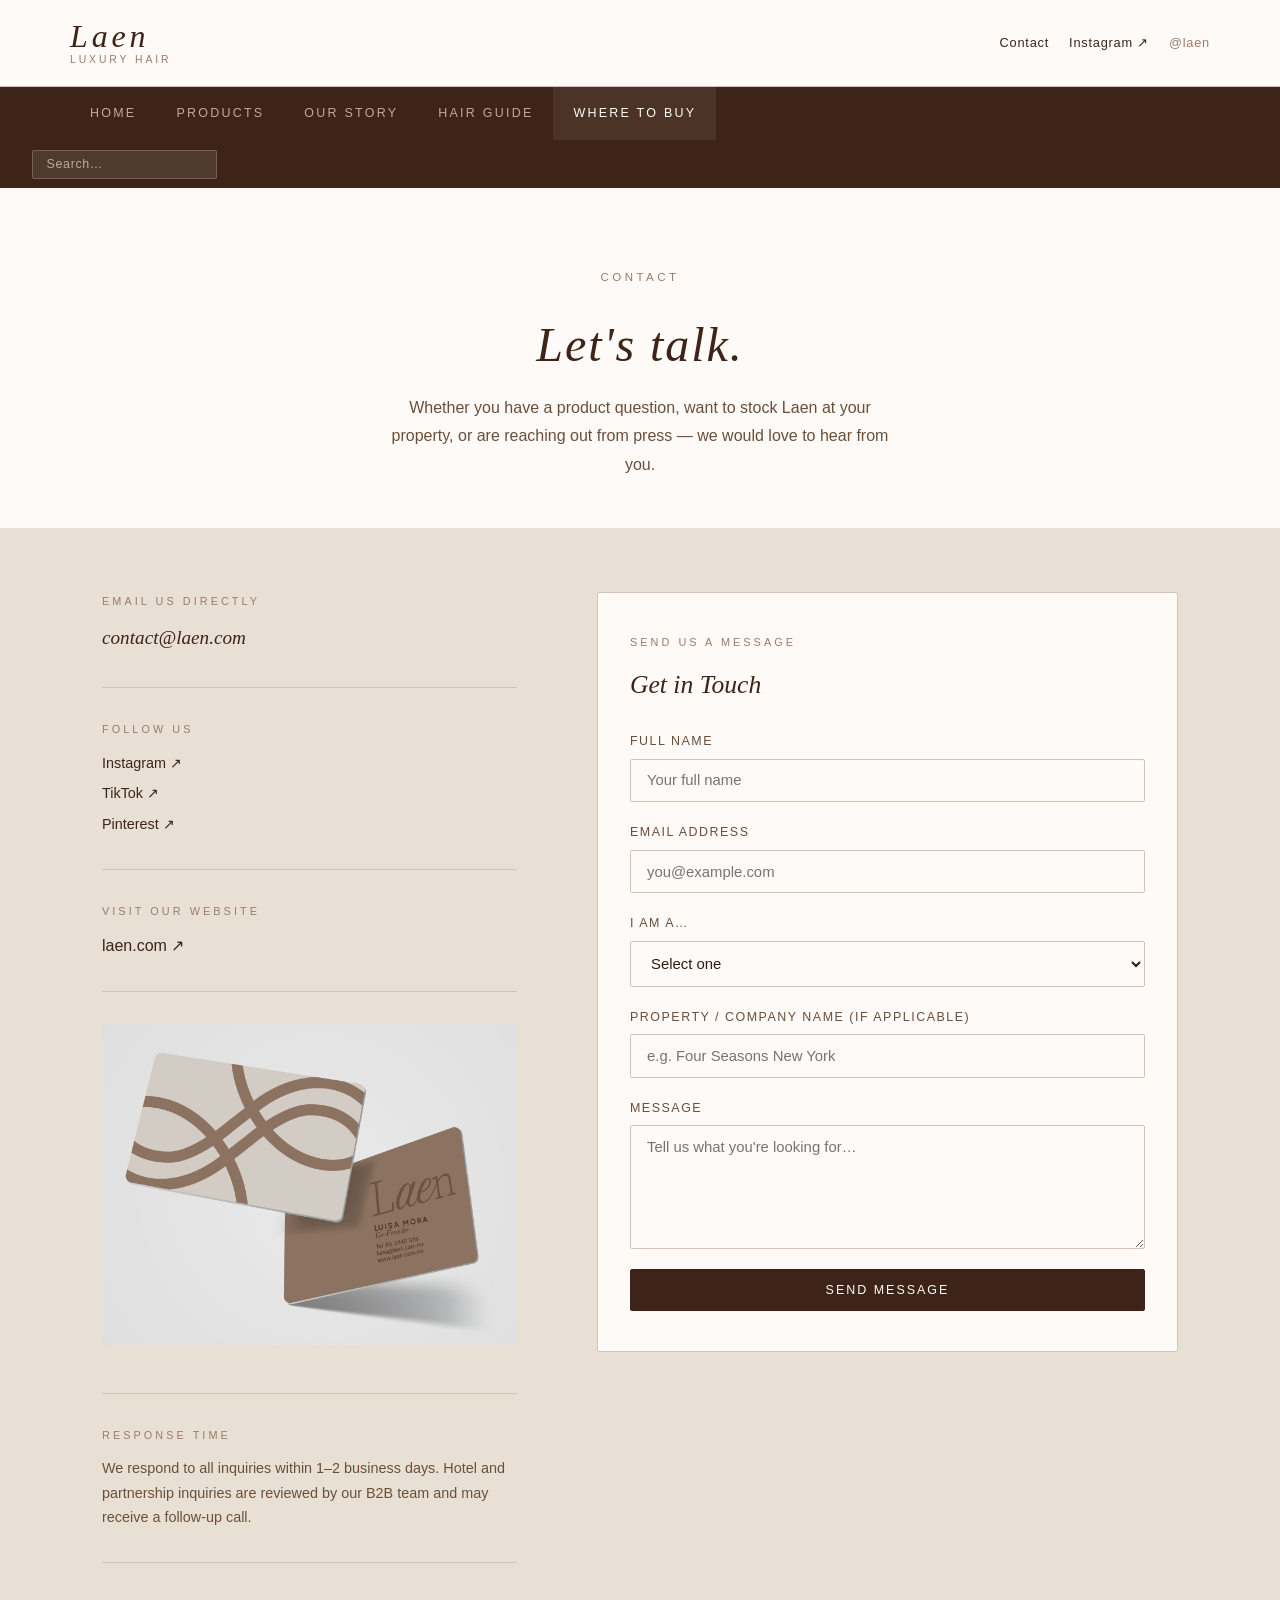
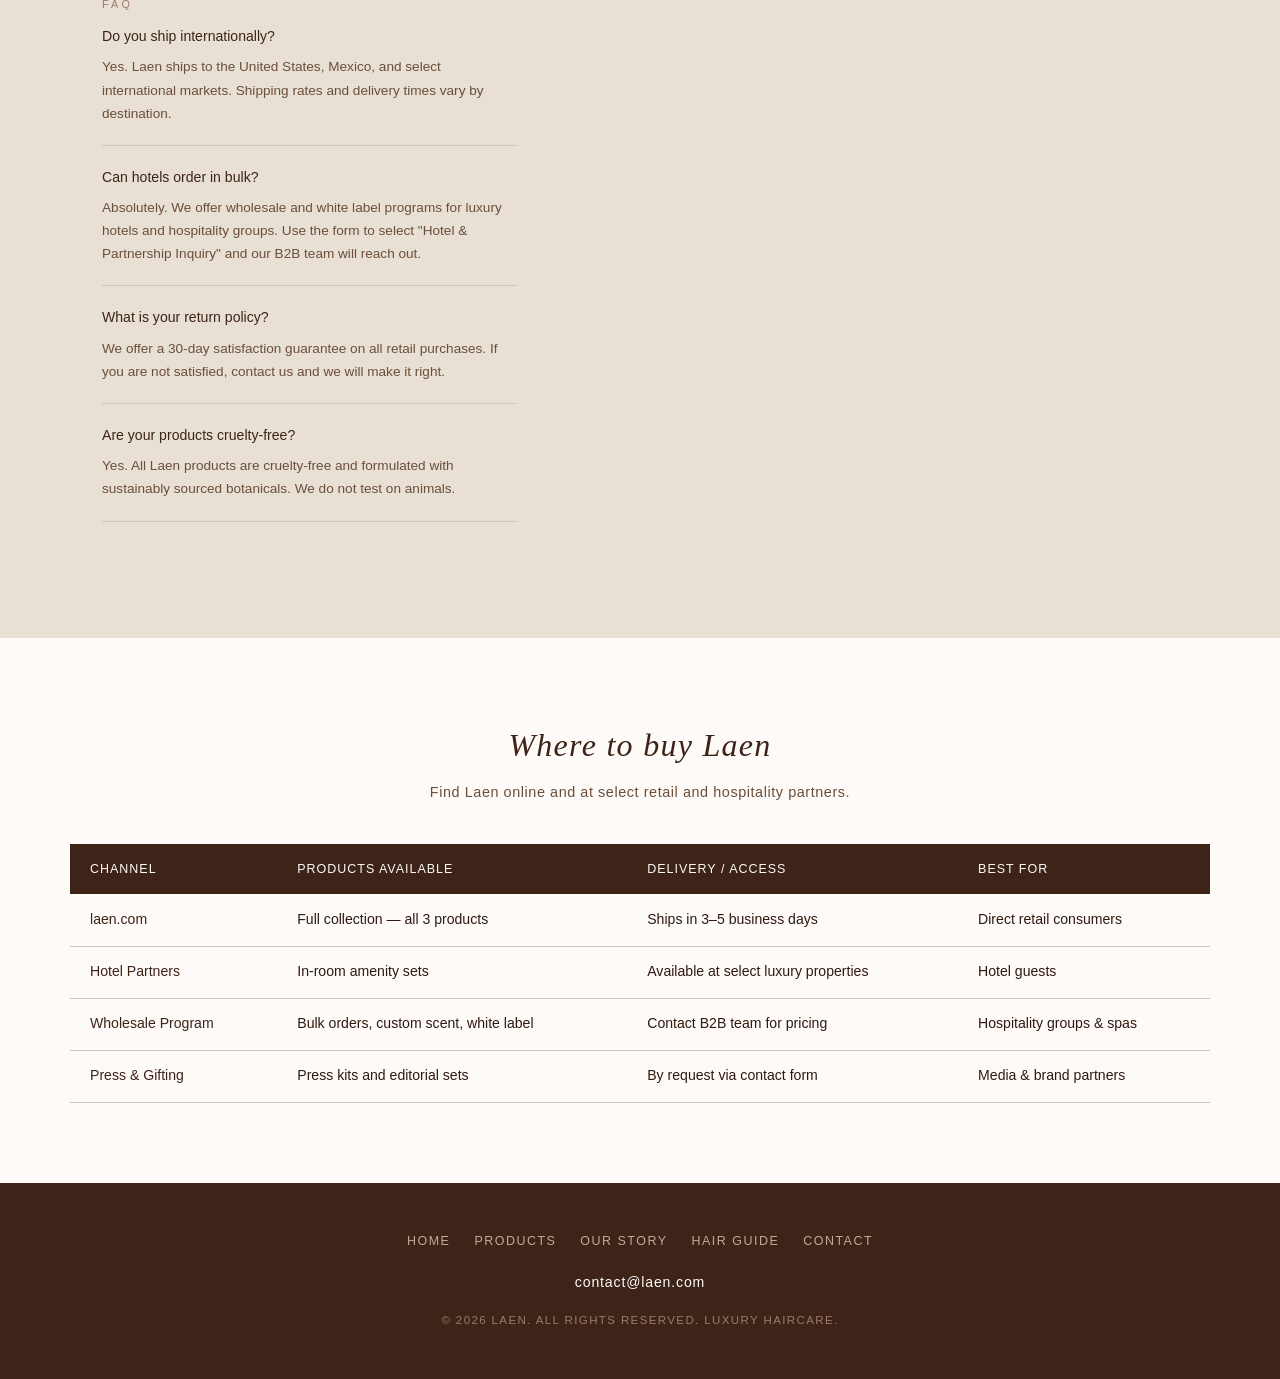
<file: contact.html>
<!DOCTYPE html>
<html lang="en">
<head>
  <meta charset="UTF-8" />
  <meta name="viewport" content="width=device-width, initial-scale=1.0" />
  <meta name="description" content="Contact Laen — reach out with consumer questions, hotel partnership inquiries, or press requests." />
  <meta name="keywords" content="contact Laen, haircare inquiry, hotel partnership, wholesale haircare, luxury amenities" />
    <!-- Google tag (gtag.js) -->
  <script async src="https://www.googletagmanager.com/gtag/js?id=G-3YBTDTP7Q3"></script>
  <script>
    window.dataLayer = window.dataLayer || [];
    function gtag(){dataLayer.push(arguments);}
    gtag("js", new Date());
    gtag("config", "G-3YBTDTP7Q3");
  </script>
  <meta name="author" content="Daniela Torrado" />
  <title>Contact — Laen Luxury Haircare</title>
  <link rel="stylesheet" href="laen.css" />
</head>
<body>

  <header>
    <div class="header-inner">
      <div class="logo-block">
        <span class="logo-wordmark">Laen</span>
        <span class="logo-tagline">Luxury Hair</span>
      </div>
      <div class="header-links">
        <a href="contact.html">Contact</a>
        <a href="https://www.instagram.com/laen" target="_blank" rel="noopener">Instagram ↗</a>
        <span class="header-handle">@laen</span>
      </div>
    </div>
  </header>

  <nav>
    <ul class="nav-list">
      <li><a href="index.html">Home</a></li>
      <li><a href="shop.html">Products</a></li>
      <li><a href="our-story.html">Our Story</a></li>
      <li><a href="hair-guide.html">Hair Guide</a></li>
      <li><a href="contact.html" class="nav-active">Where to Buy</a></li>
    </ul>
    <div class="nav-search">
      <input type="text" placeholder="Search…" aria-label="Search" />
    </div>
  </nav>

  <main>

    <!-- PAGE HERO -->
    <section class="page-hero">
      <p class="hero-eyebrow">Contact</p>
      <h1 class="section-title" style="font-size: 3rem;">Let's talk.</h1>
      <p class="hero-sub" style="max-width: 520px; margin: 0 auto;">Whether you have a product question, want to stock Laen at your property, or are reaching out from press — we would love to hear from you.</p>
    </section>

    <!-- CONTACT GRID -->
    <section style="padding: 4rem 2rem 6rem; max-width: var(--max-width); margin: 0 auto;">
      <div class="contact-page-grid">

        <!-- LEFT — INFO -->
        <div class="contact-info">

          <div class="contact-info-block">
            <p class="eyebrow-label">Email us directly</p>
            <p><a href="mailto:contact@laen.com" class="contact-email-link">contact@laen.com</a></p>
          </div>

          <div class="contact-info-block">
            <p class="eyebrow-label">Follow us</p>
            <div class="contact-social">
              <a href="https://www.instagram.com/laen" target="_blank" rel="noopener">Instagram ↗</a>
              <a href="https://www.tiktok.com/@laen" target="_blank" rel="noopener">TikTok ↗</a>
              <a href="https://www.pinterest.com/laen" target="_blank" rel="noopener">Pinterest ↗</a>
            </div>
          </div>

          <div class="contact-info-block">
            <p class="eyebrow-label">Visit our website</p>
            <p><a href="https://www.laen.com" target="_blank" rel="noopener">laen.com ↗</a></p>
          </div>

          <div class="contact-info-block">
            <img src="business-card.png" alt="Laen business card — contact information" style="width:100%; border-radius:4px; margin-bottom:1rem;" />
          </div>
          <div class="contact-info-block">
            <p class="eyebrow-label">Response time</p>
            <p style="font-size: 0.9rem; color: var(--text-light); line-height: 1.7;">We respond to all inquiries within 1–2 business days. Hotel and partnership inquiries are reviewed by our B2B team and may receive a follow-up call.</p>
          </div>

          <!-- FAQ -->
          <div class="contact-faq">
            <p class="eyebrow-label">FAQ</p>

            <div class="faq-item">
              <p class="faq-q">Do you ship internationally?</p>
              <p class="faq-a">Yes. Laen ships to the United States, Mexico, and select international markets. Shipping rates and delivery times vary by destination.</p>
            </div>

            <div class="faq-item">
              <p class="faq-q">Can hotels order in bulk?</p>
              <p class="faq-a">Absolutely. We offer wholesale and white label programs for luxury hotels and hospitality groups. Use the form to select "Hotel & Partnership Inquiry" and our B2B team will reach out.</p>
            </div>

            <div class="faq-item">
              <p class="faq-q">What is your return policy?</p>
              <p class="faq-a">We offer a 30-day satisfaction guarantee on all retail purchases. If you are not satisfied, contact us and we will make it right.</p>
            </div>

            <div class="faq-item">
              <p class="faq-q">Are your products cruelty-free?</p>
              <p class="faq-a">Yes. All Laen products are cruelty-free and formulated with sustainably sourced botanicals. We do not test on animals.</p>
            </div>

          </div>

        </div>

        <!-- RIGHT — FORM -->
        <div class="contact-form-wrap">
          <p class="eyebrow-label">Send us a message</p>
          <h2 style="font-family: var(--font-display); font-size: 1.6rem; font-weight: 400; font-style: italic; color: var(--primary); margin-bottom: 1.5rem;">Get in Touch</h2>

          <form action="#" method="post" class="contact-form">

            <div class="form-group">
              <label for="full-name">Full Name</label>
              <input type="text" id="full-name" name="full_name" placeholder="Your full name" required />
            </div>

            <div class="form-group">
              <label for="email">Email Address</label>
              <input type="email" id="email" name="email" placeholder="you@example.com" required />
            </div>

            <div class="form-group">
              <label for="inquiry-type">I am a…</label>
              <select id="inquiry-type" name="inquiry_type" required>
                <option value="" disabled selected>Select one</option>
                <option value="consumer">Consumer — product question</option>
                <option value="hotel">Hotel &amp; Hospitality Partner</option>
                <option value="press">Press &amp; Media</option>
                <option value="other">Other</option>
              </select>
            </div>

            <div class="form-group">
              <label for="company">Property / Company Name (if applicable)</label>
              <input type="text" id="company" name="company" placeholder="e.g. Four Seasons New York" />
            </div>

            <div class="form-group">
              <label for="message">Message</label>
              <textarea id="message" name="message" rows="6" placeholder="Tell us what you're looking for…" required></textarea>
            </div>

            <button type="submit" class="btn btn-primary">Send Message</button>

          </form>
        </div>

      </div>
    </section>

    <!-- WHERE TO BUY TABLE -->
    <section style="background-color: var(--white); padding: 5rem 2rem;">
      <div style="max-width: var(--max-width); margin: 0 auto;">
        <h2 class="section-title" style="text-align: center;">Where to buy Laen</h2>
        <p class="section-subtitle" style="text-align: center;">Find Laen online and at select retail and hospitality partners.</p>

        <div class="table-wrap">
          <table class="comparison-table">
            <thead>
              <tr>
                <th>Channel</th>
                <th>Products Available</th>
                <th>Delivery / Access</th>
                <th>Best For</th>
              </tr>
            </thead>
            <tbody>
              <tr>
                <td>laen.com</td>
                <td>Full collection — all 3 products</td>
                <td>Ships in 3–5 business days</td>
                <td>Direct retail consumers</td>
              </tr>
              <tr>
                <td>Hotel Partners</td>
                <td>In-room amenity sets</td>
                <td>Available at select luxury properties</td>
                <td>Hotel guests</td>
              </tr>
              <tr>
                <td>Wholesale Program</td>
                <td>Bulk orders, custom scent, white label</td>
                <td>Contact B2B team for pricing</td>
                <td>Hospitality groups &amp; spas</td>
              </tr>
              <tr>
                <td>Press &amp; Gifting</td>
                <td>Press kits and editorial sets</td>
                <td>By request via contact form</td>
                <td>Media &amp; brand partners</td>
              </tr>
            </tbody>
          </table>
        </div>
      </div>
    </section>

  </main>

  <footer>
    <div class="footer-inner">
      <nav class="footer-nav" aria-label="Footer navigation">
        <a href="index.html">Home</a>
        <a href="shop.html">Products</a>
        <a href="our-story.html">Our Story</a>
        <a href="hair-guide.html">Hair Guide</a>
        <a href="contact.html">Contact</a>
      </nav>
      <p class="footer-email">
        <a href="mailto:contact@laen.com">contact@laen.com</a>
      </p>
      <p class="footer-copy">© 2026 Laen. All rights reserved. Luxury Haircare.</p>
    </div>
  </footer>

</body>
</html>
</file>
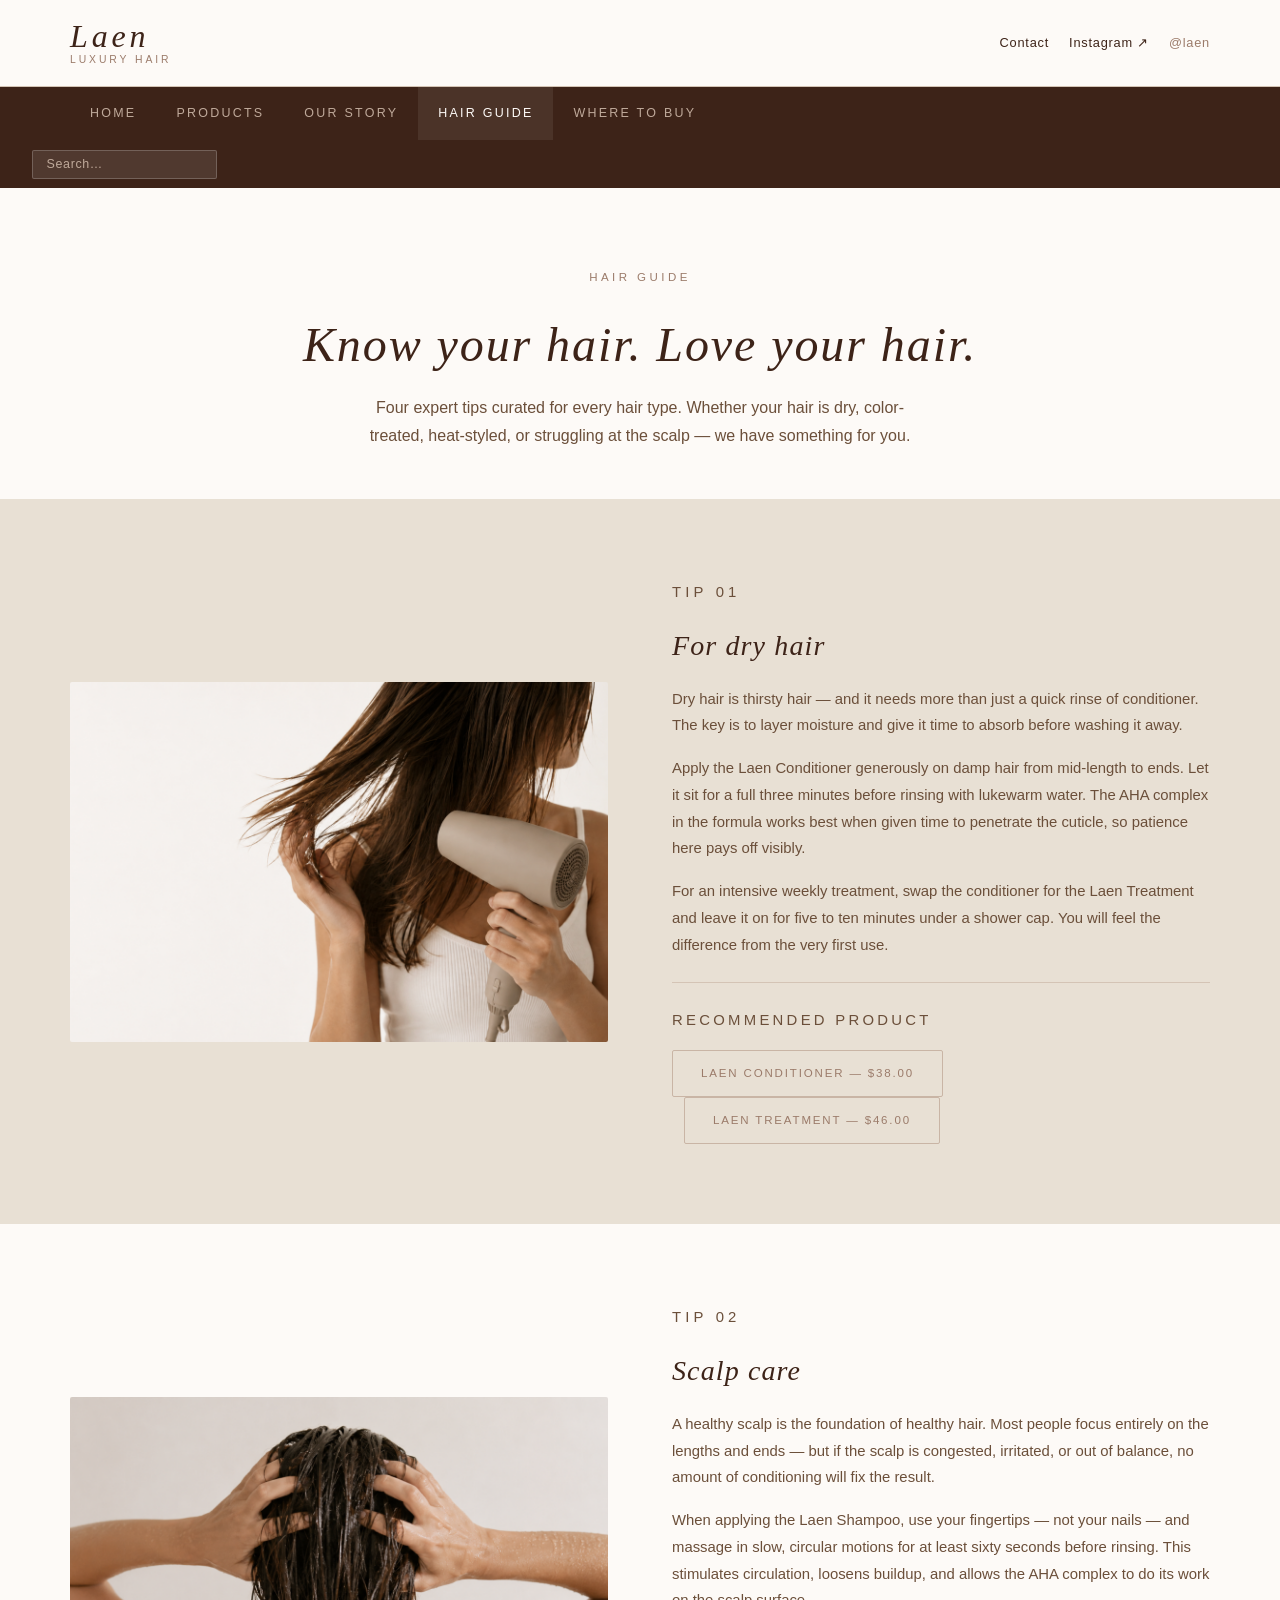
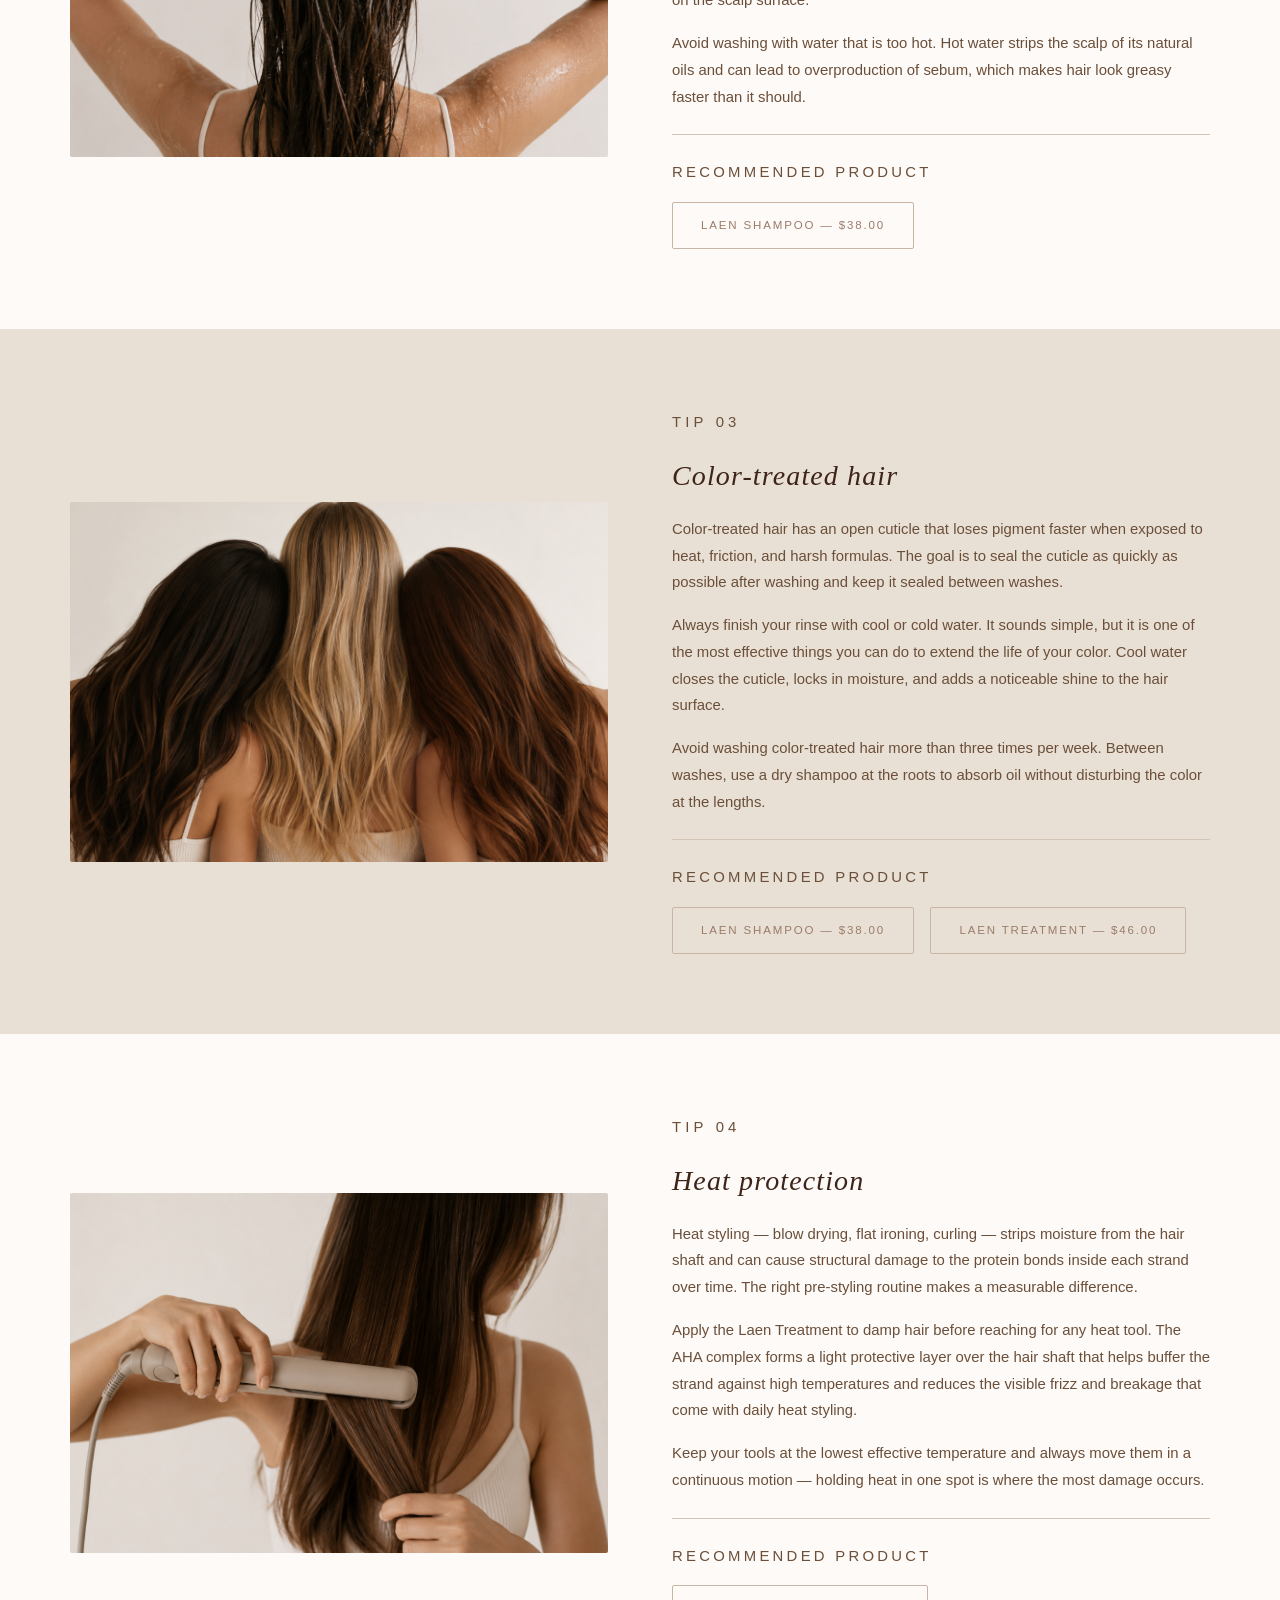
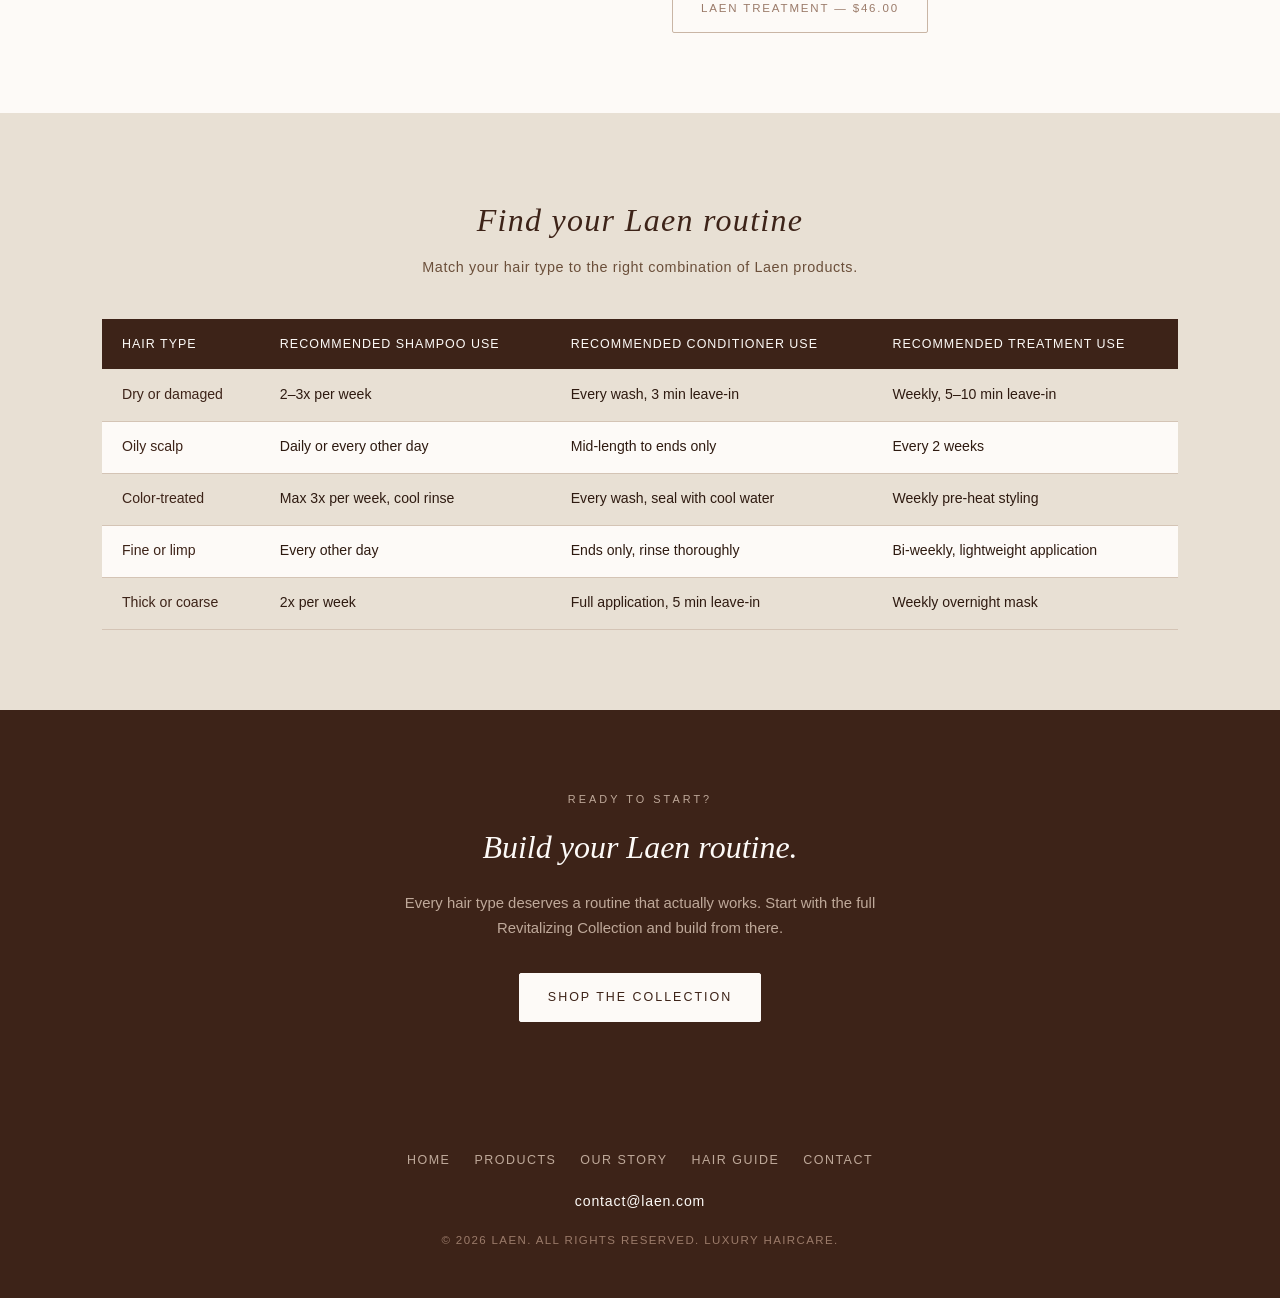
<file: hair-guide.html>
<!DOCTYPE html>
<html lang="en">
<head>
  <meta charset="UTF-8" />
  <meta name="viewport" content="width=device-width, initial-scale=1.0" />
  <meta name="description" content="The Laen Hair Guide — expert tips for dry hair, scalp care, color-treated hair, and heat protection." />
  <meta name="keywords" content="hair guide, hair tips, scalp care, color treated hair, heat protection, luxury haircare" />
    <!-- Google tag (gtag.js) -->
  <script async src="https://www.googletagmanager.com/gtag/js?id=G-3YBTDTP7Q3"></script>
  <script>
    window.dataLayer = window.dataLayer || [];
    function gtag(){dataLayer.push(arguments);}
    gtag("js", new Date());
    gtag("config", "G-3YBTDTP7Q3");
  </script>
  <meta name="author" content="Daniela Torrado" />
  <title>Hair Guide — Laen Luxury Haircare</title>
  <link rel="stylesheet" href="laen.css" />
</head>
<body>

  <header>
    <div class="header-inner">
      <div class="logo-block">
        <span class="logo-wordmark">Laen</span>
        <span class="logo-tagline">Luxury Hair</span>
      </div>
      <div class="header-links">
        <a href="contact.html">Contact</a>
        <a href="https://www.instagram.com/laen" target="_blank" rel="noopener">Instagram ↗</a>
        <span class="header-handle">@laen</span>
      </div>
    </div>
  </header>

  <nav>
    <ul class="nav-list">
      <li><a href="index.html">Home</a></li>
      <li><a href="shop.html">Products</a></li>
      <li><a href="our-story.html">Our Story</a></li>
      <li><a href="hair-guide.html" class="nav-active">Hair Guide</a></li>
      <li><a href="contact.html">Where to Buy</a></li>
    </ul>
    <div class="nav-search">
      <input type="text" placeholder="Search…" aria-label="Search" />
    </div>
  </nav>

  <main>

    <!-- PAGE HERO -->
    <section class="page-hero">
      <p class="hero-eyebrow">Hair Guide</p>
      <h1 class="section-title" style="font-size: 3rem;">Know your hair. Love your hair.</h1>
      <p class="hero-sub" style="max-width: 580px; margin: 0 auto;">Four expert tips curated for every hair type. Whether your hair is dry, color-treated, heat-styled, or struggling at the scalp — we have something for you.</p>
    </section>

    <!-- TIP 1 -->
    <section class="guide-tip-section">
      <div class="guide-tip-grid">
        <img src="tip1-dry.png" alt="Tip 1 — blow drying hair with heat protection" class="guide-tip-image" style="width:100%; height:360px; object-fit:cover; border-radius:2px;" />
        <div class="guide-tip-text">
          <p class="eyebrow-label">Tip 01</p>
          <h2 class="section-title">For dry hair</h2>
          <p>Dry hair is thirsty hair — and it needs more than just a quick rinse of conditioner. The key is to layer moisture and give it time to absorb before washing it away.</p>
          <p>Apply the Laen Conditioner generously on damp hair from mid-length to ends. Let it sit for a full three minutes before rinsing with lukewarm water. The AHA complex in the formula works best when given time to penetrate the cuticle, so patience here pays off visibly.</p>
          <p>For an intensive weekly treatment, swap the conditioner for the Laen Treatment and leave it on for five to ten minutes under a shower cap. You will feel the difference from the very first use.</p>
          <div class="guide-product-rec">
            <p class="guide-rec-label">Recommended product</p>
            <a href="shop.html" class="btn btn-outline">Laen Conditioner — $38.00</a>
            <a href="shop.html" class="btn btn-outline" style="margin-left: 0.75rem;">Laen Treatment — $46.00</a>
          </div>
        </div>
      </div>
    </section>

    <!-- TIP 2 -->
    <section class="guide-tip-section" style="background-color: var(--white);">
      <div class="guide-tip-grid reverse">
        <div class="guide-tip-text">
          <p class="eyebrow-label">Tip 02</p>
          <h2 class="section-title">Scalp care</h2>
          <p>A healthy scalp is the foundation of healthy hair. Most people focus entirely on the lengths and ends — but if the scalp is congested, irritated, or out of balance, no amount of conditioning will fix the result.</p>
          <p>When applying the Laen Shampoo, use your fingertips — not your nails — and massage in slow, circular motions for at least sixty seconds before rinsing. This stimulates circulation, loosens buildup, and allows the AHA complex to do its work on the scalp surface.</p>
          <p>Avoid washing with water that is too hot. Hot water strips the scalp of its natural oils and can lead to overproduction of sebum, which makes hair look greasy faster than it should.</p>
          <div class="guide-product-rec">
            <p class="guide-rec-label">Recommended product</p>
            <a href="shop.html" class="btn btn-outline">Laen Shampoo — $38.00</a>
          </div>
        </div>
        <img src="tip2-scalp.png" alt="Tip 2 — scalp massage with shampoo" class="guide-tip-image" style="width:100%; height:360px; object-fit:cover; border-radius:2px;" />
      </div>
    </section>

    <!-- TIP 3 -->
    <section class="guide-tip-section">
      <div class="guide-tip-grid">
        <img src="tip3-color.png" alt="Tip 3 — color treated hair care" class="guide-tip-image" style="width:100%; height:360px; object-fit:cover; border-radius:2px;" />
        <div class="guide-tip-text">
          <p class="eyebrow-label">Tip 03</p>
          <h2 class="section-title">Color-treated hair</h2>
          <p>Color-treated hair has an open cuticle that loses pigment faster when exposed to heat, friction, and harsh formulas. The goal is to seal the cuticle as quickly as possible after washing and keep it sealed between washes.</p>
          <p>Always finish your rinse with cool or cold water. It sounds simple, but it is one of the most effective things you can do to extend the life of your color. Cool water closes the cuticle, locks in moisture, and adds a noticeable shine to the hair surface.</p>
          <p>Avoid washing color-treated hair more than three times per week. Between washes, use a dry shampoo at the roots to absorb oil without disturbing the color at the lengths.</p>
          <div class="guide-product-rec">
            <p class="guide-rec-label">Recommended product</p>
            <a href="shop.html" class="btn btn-outline">Laen Shampoo — $38.00</a>
            <a href="shop.html" class="btn btn-outline" style="margin-left: 0.75rem;">Laen Treatment — $46.00</a>
          </div>
        </div>
      </div>
    </section>

    <!-- TIP 4 -->
    <section class="guide-tip-section" style="background-color: var(--white);">
      <div class="guide-tip-grid reverse">
        <div class="guide-tip-text">
          <p class="eyebrow-label">Tip 04</p>
          <h2 class="section-title">Heat protection</h2>
          <p>Heat styling — blow drying, flat ironing, curling — strips moisture from the hair shaft and can cause structural damage to the protein bonds inside each strand over time. The right pre-styling routine makes a measurable difference.</p>
          <p>Apply the Laen Treatment to damp hair before reaching for any heat tool. The AHA complex forms a light protective layer over the hair shaft that helps buffer the strand against high temperatures and reduces the visible frizz and breakage that come with daily heat styling.</p>
          <p>Keep your tools at the lowest effective temperature and always move them in a continuous motion — holding heat in one spot is where the most damage occurs.</p>
          <div class="guide-product-rec">
            <p class="guide-rec-label">Recommended product</p>
            <a href="shop.html" class="btn btn-outline">Laen Treatment — $46.00</a>
          </div>
        </div>
        <img src="tip4-heat.png" alt="Tip 4 — heat styling with flat iron protection" class="guide-tip-image" style="width:100%; height:360px; object-fit:cover; border-radius:2px;" />
      </div>
    </section>

    <!-- HAIR TYPE TABLE -->
    <section style="padding: 5rem 2rem; max-width: var(--max-width); margin: 0 auto;">
      <h2 class="section-title" style="text-align:center;">Find your Laen routine</h2>
      <p class="section-subtitle" style="text-align:center;">Match your hair type to the right combination of Laen products.</p>

      <div class="table-wrap">
        <table class="comparison-table">
          <thead>
            <tr>
              <th>Hair Type</th>
              <th>Recommended Shampoo Use</th>
              <th>Recommended Conditioner Use</th>
              <th>Recommended Treatment Use</th>
            </tr>
          </thead>
          <tbody>
            <tr>
              <td>Dry or damaged</td>
              <td>2–3x per week</td>
              <td>Every wash, 3 min leave-in</td>
              <td>Weekly, 5–10 min leave-in</td>
            </tr>
            <tr>
              <td>Oily scalp</td>
              <td>Daily or every other day</td>
              <td>Mid-length to ends only</td>
              <td>Every 2 weeks</td>
            </tr>
            <tr>
              <td>Color-treated</td>
              <td>Max 3x per week, cool rinse</td>
              <td>Every wash, seal with cool water</td>
              <td>Weekly pre-heat styling</td>
            </tr>
            <tr>
              <td>Fine or limp</td>
              <td>Every other day</td>
              <td>Ends only, rinse thoroughly</td>
              <td>Bi-weekly, lightweight application</td>
            </tr>
            <tr>
              <td>Thick or coarse</td>
              <td>2x per week</td>
              <td>Full application, 5 min leave-in</td>
              <td>Weekly overnight mask</td>
            </tr>
          </tbody>
        </table>
      </div>
    </section>

    <!-- CTA -->
    <section style="background-color: var(--primary); text-align: center; padding: 5rem 2rem;">
      <p class="eyebrow-label" style="color: var(--accent);">Ready to start?</p>
      <h2 style="font-family: var(--font-display); font-size: 2rem; font-weight: 400; font-style: italic; color: var(--white); margin-bottom: 1rem;">Build your Laen routine.</h2>
      <p style="color: var(--accent); max-width: 500px; margin: 0 auto 2rem; font-size: 0.93rem; line-height: 1.7;">Every hair type deserves a routine that actually works. Start with the full Revitalizing Collection and build from there.</p>
      <a href="shop.html" class="btn" style="background-color: var(--white); color: var(--primary); border-color: var(--white);">Shop the Collection</a>
    </section>

  </main>

  <footer>
    <div class="footer-inner">
      <nav class="footer-nav" aria-label="Footer navigation">
        <a href="index.html">Home</a>
        <a href="shop.html">Products</a>
        <a href="our-story.html">Our Story</a>
        <a href="hair-guide.html">Hair Guide</a>
        <a href="contact.html">Contact</a>
      </nav>
      <p class="footer-email">
        <a href="mailto:contact@laen.com">contact@laen.com</a>
      </p>
      <p class="footer-copy">© 2026 Laen. All rights reserved. Luxury Haircare.</p>
    </div>
  </footer>

</body>
</html>
</file>
<file: laen.css>
/* ==========================================================
   LAEN — Luxury Haircare | External Stylesheet
   CIS300 Web Design | Student ID: 1231013448
   ========================================================== */

/* ── 1. BRAND COLOR VARIABLES (from realtimecolors.com export) ── */
:root {
  --background: #E8E0D4;
  --surface: #C9B5A5;
  --primary: #3D2318;
  --secondary: #9B7B6A;
  --accent: #BFA99A;
  --text: #2E1A10;
  --text-light: #6B4F3A;
  --white: #FDFAF7;
  --border: #D4C4B5;

  --font-display: Georgia, 'Times New Roman', serif;
  --font-body: 'Helvetica Neue', Helvetica, Arial, sans-serif;

  --max-width: 1140px;
  --radius: 2px;
  --transition: 0.25s ease;
}

/* ── 2. RESET & BASE ── */
*, *::before, *::after {
  box-sizing: border-box;
  margin: 0;
  padding: 0;
}

html {
  scroll-behavior: smooth;
}

body {
  background-color: var(--background);
  color: var(--text);
  font-family: var(--font-body);
  font-size: 16px;
  line-height: 1.7;
  -webkit-font-smoothing: antialiased;
}

img, video {
  max-width: 100%;
  display: block;
}

a {
  color: var(--primary);
  text-decoration: none;
  transition: opacity var(--transition);
}

a:hover {
  opacity: 0.7;
}

/* Accessibility — screen-reader only */
.sr-only {
  position: absolute;
  width: 1px;
  height: 1px;
  overflow: hidden;
  clip: rect(0 0 0 0);
  white-space: nowrap;
}

/* ── 3. HEADER ── */
header {
  background-color: var(--white);
  border-bottom: 1px solid var(--border);
  padding: 1.25rem 2rem;
}

.header-inner {
  max-width: var(--max-width);
  margin: 0 auto;
  display: flex;
  align-items: center;
  justify-content: space-between;
  flex-wrap: wrap;
  gap: 0.75rem;
}

.logo-block {
  display: flex;
  flex-direction: column;
  line-height: 1;
}

.logo-wordmark {
  font-family: var(--font-display);
  font-size: 2rem;
  font-weight: 400;
  letter-spacing: 0.12em;
  color: var(--primary);
  font-style: italic;
}

.logo-tagline {
  font-size: 0.65rem;
  letter-spacing: 0.28em;
  text-transform: uppercase;
  color: var(--secondary);
  margin-top: 0.2rem;
}

.header-links {
  display: flex;
  align-items: center;
  gap: 1.25rem;
  font-size: 0.8rem;
  letter-spacing: 0.06em;
  color: var(--text-light);
}

.header-links a {
  color: var(--primary);
  font-size: 0.8rem;
}

.lang-toggle,
.header-handle {
  color: var(--secondary);
}

/* ── 4. NAV ── */
nav {
  background-color: var(--primary);
  padding: 0 2rem;
}

.nav-list {
  max-width: var(--max-width);
  margin: 0 auto;
  list-style: none;
  display: flex;
  align-items: center;
  gap: 0;
}

.nav-list li a {
  display: block;
  padding: 1rem 1.25rem;
  color: var(--accent);
  font-size: 0.78rem;
  letter-spacing: 0.18em;
  text-transform: uppercase;
  transition: color var(--transition), background-color var(--transition);
}

.nav-list li a:hover,
.nav-list li a.nav-active {
  color: var(--white);
  background-color: rgba(255, 255, 255, 0.07);
  opacity: 1;
}

.nav-search {
  margin-left: auto;
  padding: 0.6rem 0;
}

.nav-search input {
  background: rgba(255,255,255,0.1);
  border: 1px solid rgba(255,255,255,0.2);
  border-radius: var(--radius);
  color: var(--white);
  font-size: 0.78rem;
  padding: 0.4rem 0.85rem;
  outline: none;
  letter-spacing: 0.05em;
  transition: background var(--transition);
}

.nav-search input::placeholder {
  color: var(--accent);
}

.nav-search input:focus {
  background: rgba(255,255,255,0.18);
}

/* ── 5. BUTTONS ── */
.btn {
  display: inline-block;
  font-family: var(--font-body);
  font-size: 0.78rem;
  letter-spacing: 0.16em;
  text-transform: uppercase;
  padding: 0.8rem 1.75rem;
  border-radius: var(--radius);
  border: 1px solid transparent;
  cursor: pointer;
  transition: background-color var(--transition), color var(--transition), border-color var(--transition);
  text-align: center;
}

.btn-primary {
  background-color: var(--primary);
  color: var(--white);
  border-color: var(--primary);
}

.btn-primary:hover {
  background-color: var(--text);
  border-color: var(--text);
  opacity: 1;
}

.btn-secondary {
  background-color: transparent;
  color: var(--primary);
  border-color: var(--primary);
}

.btn-secondary:hover {
  background-color: var(--primary);
  color: var(--white);
  opacity: 1;
}

.btn-outline {
  background-color: transparent;
  color: var(--secondary);
  border-color: var(--surface);
  font-size: 0.72rem;
}

.btn-outline:hover {
  background-color: var(--surface);
  color: var(--primary);
  opacity: 1;
}

/* ── 6. SECTION UTILITIES ── */
section {
  padding: 5rem 2rem;
}

.section-title {
  font-family: var(--font-display);
  font-size: 2rem;
  font-weight: 400;
  letter-spacing: 0.04em;
  color: var(--primary);
  margin-bottom: 0.5rem;
  font-style: italic;
}

.section-subtitle {
  font-size: 0.9rem;
  color: var(--text-light);
  letter-spacing: 0.04em;
  margin-bottom: 2.5rem;
}

.eyebrow-label {
  font-size: 0.68rem;
  letter-spacing: 0.28em;
  text-transform: uppercase;
  color: var(--secondary);
  margin-bottom: 0.75rem;
}

/* ── 7. HERO ── */
.hero {
  display: flex;
  align-items: center;
  gap: 3rem;
  max-width: var(--max-width);
  margin: 0 auto;
  padding: 5rem 2rem;
  min-height: 520px;
}

.hero-content {
  flex: 1;
}

.hero-eyebrow {
  font-size: 0.72rem;
  letter-spacing: 0.3em;
  text-transform: uppercase;
  color: var(--secondary);
  margin-bottom: 1rem;
}

.hero-headline {
  font-family: var(--font-display);
  font-size: clamp(2.5rem, 5vw, 4.25rem);
  font-weight: 400;
  font-style: italic;
  line-height: 1.1;
  color: var(--primary);
  margin-bottom: 1.25rem;
}

.hero-sub {
  font-size: 1rem;
  color: var(--text-light);
  line-height: 1.8;
  max-width: 420px;
  margin-bottom: 2rem;
}

.hero-ctas {
  display: flex;
  gap: 1rem;
  flex-wrap: wrap;
}

.hero-image-placeholder {
  flex: 1;
  min-height: 380px;
  background-color: var(--surface);
  border-radius: var(--radius);
  background-image: linear-gradient(135deg, #C9B5A5 0%, #BFA99A 100%);
}

/* ── 8. FEATURED PRODUCTS ── */
.featured-products {
  background-color: var(--white);
  text-align: center;
}

.featured-products .section-title,
.featured-products .section-subtitle {
  text-align: center;
}

.product-grid {
  max-width: var(--max-width);
  margin: 0 auto;
  display: grid;
  grid-template-columns: repeat(auto-fit, minmax(240px, 1fr));
  gap: 2rem;
}

.product-card {
  background-color: var(--background);
  border: 1px solid var(--border);
  border-radius: var(--radius);
  padding: 2rem 1.5rem;
  display: flex;
  flex-direction: column;
  align-items: center;
  gap: 0.75rem;
  transition: box-shadow var(--transition);
}

.product-card:hover {
  box-shadow: 0 4px 24px rgba(61, 35, 24, 0.08);
}

.product-image-box {
  width: 100%;
  height: 200px;
  background-color: var(--surface);
  border-radius: var(--radius);
  background-image: linear-gradient(180deg, #C9B5A5 0%, #BFA99A 100%);
  margin-bottom: 0.5rem;
}

.product-name {
  font-family: var(--font-display);
  font-size: 1.25rem;
  font-weight: 400;
  font-style: italic;
  color: var(--primary);
}

.product-desc {
  font-size: 0.88rem;
  color: var(--text-light);
  text-align: center;
  line-height: 1.6;
}

.product-price {
  font-size: 1rem;
  font-weight: 500;
  color: var(--primary);
  letter-spacing: 0.05em;
}

/* ── 9. BRAND SPOTLIGHT + NEWSLETTER ── */
.spotlight-newsletter {
  display: grid;
  grid-template-columns: 1fr 1fr;
  gap: 4rem;
  max-width: var(--max-width);
  margin: 0 auto;
  align-items: start;
}

.brand-spotlight {
  display: flex;
  flex-direction: column;
  gap: 1.5rem;
}

.spotlight-image-box {
  width: 100%;
  height: 260px;
  background-color: var(--surface);
  border-radius: var(--radius);
  background-image: linear-gradient(160deg, #C9B5A5 0%, #9B7B6A 100%);
}

.spotlight-text h2 {
  font-family: var(--font-display);
  font-size: 1.6rem;
  font-weight: 400;
  font-style: italic;
  color: var(--primary);
  margin-bottom: 0.75rem;
}

.spotlight-text p {
  font-size: 0.93rem;
  color: var(--text-light);
  margin-bottom: 1.25rem;
  line-height: 1.7;
}

.video-wrap {
  margin-top: 1.5rem;
  background-color: var(--surface);
  border-radius: var(--radius);
  padding: 1rem;
}

.video-label {
  font-size: 0.72rem;
  letter-spacing: 0.2em;
  text-transform: uppercase;
  color: var(--secondary);
  margin-bottom: 0.5rem;
}

video {
  border-radius: var(--radius);
  background-color: var(--primary);
}

/* Newsletter */
.newsletter {
  background-color: var(--white);
  border: 1px solid var(--border);
  border-radius: var(--radius);
  padding: 2.5rem 2rem;
}

.newsletter h2 {
  font-family: var(--font-display);
  font-size: 1.6rem;
  font-weight: 400;
  font-style: italic;
  color: var(--primary);
  margin-bottom: 0.75rem;
}

.newsletter p {
  font-size: 0.9rem;
  color: var(--text-light);
  margin-bottom: 1.5rem;
  line-height: 1.7;
}

.newsletter-form {
  display: flex;
  gap: 0.75rem;
  flex-wrap: wrap;
  margin-bottom: 1.5rem;
}

.newsletter-form input[type="email"] {
  flex: 1;
  min-width: 180px;
  padding: 0.75rem 1rem;
  border: 1px solid var(--border);
  border-radius: var(--radius);
  font-size: 0.88rem;
  background-color: var(--background);
  color: var(--text);
  outline: none;
}

.newsletter-form input[type="email"]:focus {
  border-color: var(--secondary);
}

.social-links {
  display: flex;
  gap: 1.25rem;
  margin-bottom: 1rem;
  font-size: 0.8rem;
  letter-spacing: 0.08em;
}

.ext-link-note {
  font-size: 0.82rem;
  color: var(--text-light);
}

/* ── 10. HAIR GUIDE PREVIEW ── */
.hair-guide-preview {
  background-color: var(--white);
  text-align: center;
}

.tip-grid {
  max-width: var(--max-width);
  margin: 0 auto 1rem;
  display: grid;
  grid-template-columns: repeat(auto-fit, minmax(200px, 1fr));
  gap: 1.5rem;
  text-align: left;
}

.tip-card {
  display: flex;
  flex-direction: column;
  gap: 0.5rem;
}

.tip-image-box {
  width: 100%;
  height: 160px;
  background-color: var(--surface);
  border-radius: var(--radius);
  background-image: linear-gradient(135deg, #BFA99A 0%, #C9B5A5 100%);
  margin-bottom: 0.25rem;
}

.tip-label {
  font-size: 0.65rem;
  letter-spacing: 0.25em;
  text-transform: uppercase;
  color: var(--secondary);
}

.tip-title {
  font-family: var(--font-display);
  font-size: 1.05rem;
  font-style: italic;
  color: var(--primary);
}

.tip-body {
  font-size: 0.85rem;
  color: var(--text-light);
  line-height: 1.6;
}

/* ── 11. COMPARISON TABLE ── */
.ingredient-table-section {
  max-width: var(--max-width);
  margin: 0 auto;
  padding: 5rem 2rem;
}

.table-wrap {
  overflow-x: auto;
}

.comparison-table {
  width: 100%;
  border-collapse: collapse;
  font-size: 0.88rem;
  color: var(--text);
}

.comparison-table th {
  background-color: var(--primary);
  color: var(--white);
  padding: 0.9rem 1.25rem;
  text-align: left;
  font-weight: 500;
  letter-spacing: 0.08em;
  font-size: 0.78rem;
  text-transform: uppercase;
}

.comparison-table td {
  padding: 0.85rem 1.25rem;
  border-bottom: 1px solid var(--border);
  color: var(--text);
  vertical-align: top;
}

.comparison-table tbody tr:nth-child(even) {
  background-color: var(--white);
}

.comparison-table tbody tr:hover {
  background-color: var(--surface);
}

.comparison-table td:first-child {
  font-weight: 500;
  color: var(--primary);
}

/* ── 12. REVIEWS ── */
.reviews {
  background-color: var(--white);
  text-align: center;
}

.review-grid {
  max-width: var(--max-width);
  margin: 0 auto;
  display: grid;
  grid-template-columns: repeat(auto-fit, minmax(260px, 1fr));
  gap: 1.5rem;
  text-align: left;
}

.review-card {
  background-color: var(--background);
  border: 1px solid var(--border);
  border-radius: var(--radius);
  padding: 2rem 1.75rem;
  font-style: normal;
}

.stars {
  color: var(--secondary);
  font-size: 1.1rem;
  margin-bottom: 0.75rem;
  letter-spacing: 0.1em;
}

.review-text {
  font-size: 0.93rem;
  color: var(--text);
  line-height: 1.75;
  margin-bottom: 1rem;
  font-style: italic;
}

.review-card cite {
  font-size: 0.78rem;
  color: var(--secondary);
  letter-spacing: 0.06em;
  font-style: normal;
}

/* ── 13. CONTACT FORM ── */
.contact-section {
  max-width: 680px;
  margin: 0 auto;
  padding: 5rem 2rem;
}

.contact-form {
  display: flex;
  flex-direction: column;
  gap: 1.25rem;
  margin-top: 1rem;
}

.form-group {
  display: flex;
  flex-direction: column;
  gap: 0.4rem;
}

.form-group label {
  font-size: 0.78rem;
  letter-spacing: 0.12em;
  text-transform: uppercase;
  color: var(--text-light);
  font-weight: 500;
}

.form-group input,
.form-group select,
.form-group textarea {
  padding: 0.8rem 1rem;
  border: 1px solid var(--border);
  border-radius: var(--radius);
  font-size: 0.93rem;
  font-family: var(--font-body);
  background-color: var(--white);
  color: var(--text);
  outline: none;
  transition: border-color var(--transition);
}

.form-group input:focus,
.form-group select:focus,
.form-group textarea:focus {
  border-color: var(--secondary);
}

.form-group textarea {
  resize: vertical;
}

/* ── 14. FOOTER ── */
footer {
  background-color: var(--primary);
  color: var(--accent);
  padding: 3rem 2rem;
  text-align: center;
}

.footer-inner {
  max-width: var(--max-width);
  margin: 0 auto;
  display: flex;
  flex-direction: column;
  align-items: center;
  gap: 1rem;
}

.footer-nav {
  display: flex;
  flex-wrap: wrap;
  gap: 0.5rem 1.5rem;
  justify-content: center;
}

.footer-nav a {
  color: var(--accent);
  font-size: 0.78rem;
  letter-spacing: 0.12em;
  text-transform: uppercase;
  transition: color var(--transition);
}

.footer-nav a:hover {
  color: var(--white);
  opacity: 1;
}

.footer-email a {
  color: var(--white);
  font-size: 0.88rem;
  letter-spacing: 0.06em;
}

.footer-copy {
  font-size: 0.72rem;
  letter-spacing: 0.12em;
  color: var(--secondary);
  text-transform: uppercase;
}

/* ── 15. INNER PAGE STYLES ── */

.page-hero {
  text-align: center;
  padding: 5rem 2rem 3rem;
  background-color: var(--white);
}

.page-hero .hero-sub {
  font-size: 1rem;
  color: var(--text-light);
  line-height: 1.8;
  margin-top: 1rem;
}

.story-section {
  padding: 5rem 2rem;
  max-width: var(--max-width);
  margin: 0 auto;
}

.story-grid {
  display: grid;
  grid-template-columns: 1fr 1fr;
  gap: 4rem;
  align-items: center;
}

.story-image-box {
  width: 100%;
  height: 380px;
  background-color: var(--surface);
  border-radius: var(--radius);
  background-image: linear-gradient(160deg, #C9B5A5 0%, #9B7B6A 100%);
}

.story-text h2 {
  font-family: var(--font-display);
  font-size: 1.75rem;
  font-weight: 400;
  font-style: italic;
  color: var(--primary);
  margin-bottom: 1rem;
}

.story-text p {
  font-size: 0.95rem;
  color: var(--text-light);
  line-height: 1.8;
  margin-bottom: 1rem;
}

.values-section {
  background-color: var(--white);
  padding: 5rem 2rem;
}

.values-grid {
  max-width: var(--max-width);
  margin: 0 auto;
  display: grid;
  grid-template-columns: repeat(auto-fit, minmax(240px, 1fr));
  gap: 2rem;
}

.value-card {
  background-color: var(--background);
  border: 1px solid var(--border);
  border-radius: var(--radius);
  padding: 2rem 1.75rem;
}

.value-number {
  font-family: var(--font-display);
  font-size: 2.5rem;
  color: var(--surface);
  font-style: italic;
  margin-bottom: 0.5rem;
  line-height: 1;
}

.value-title {
  font-family: var(--font-display);
  font-size: 1.15rem;
  font-style: italic;
  font-weight: 400;
  color: var(--primary);
  margin-bottom: 0.75rem;
}

.value-body {
  font-size: 0.88rem;
  color: var(--text-light);
  line-height: 1.7;
}

.editorial-section {
  padding: 5rem 2rem;
  max-width: var(--max-width);
  margin: 0 auto;
}

.editorial-grid {
  display: grid;
  grid-template-columns: 2fr 1fr;
  gap: 1rem;
  margin-bottom: 1rem;
}

.editorial-image {
  background-color: var(--surface);
  border-radius: var(--radius);
  height: 220px;
  background-image: linear-gradient(135deg, #BFA99A 0%, #C9B5A5 100%);
}

.editorial-image.tall {
  height: 100%;
  min-height: 300px;
}

.editorial-stack {
  display: flex;
  flex-direction: column;
  gap: 1rem;
}

.editorial-caption {
  font-size: 0.78rem;
  color: var(--secondary);
  font-style: italic;
  letter-spacing: 0.04em;
  text-align: center;
}

.vision-section {
  background-color: var(--white);
  padding: 5rem 2rem;
}

.vision-inner {
  max-width: 680px;
  margin: 0 auto;
}

.vision-inner p {
  font-size: 0.95rem;
  color: var(--text-light);
  line-height: 1.8;
  margin-bottom: 1rem;
}

.founder-section {
  padding: 5rem 2rem;
  max-width: var(--max-width);
  margin: 0 auto;
}

.founder-grid {
  display: grid;
  grid-template-columns: 1fr 1fr;
  gap: 4rem;
  align-items: center;
}

.founder-image-box {
  width: 100%;
  height: 400px;
  background-color: var(--surface);
  border-radius: var(--radius);
  background-image: linear-gradient(180deg, #C9B5A5 0%, #BFA99A 100%);
}

.founder-section img {
  width: 100%;
  height: auto;
  max-height: 560px;
  object-fit: cover;
  object-position: top;
  border-radius: var(--radius);
  display: block;
}

.founder-quote {
  font-family: var(--font-display);
  font-size: 1.2rem;
  font-style: italic;
  color: var(--primary);
  line-height: 1.7;
  border-left: 2px solid var(--surface);
  padding-left: 1.5rem;
  margin-bottom: 1rem;
}

.founder-cite {
  font-size: 0.82rem;
  color: var(--secondary);
  letter-spacing: 0.08em;
  font-style: normal;
}

.guide-tip-section {
  padding: 5rem 2rem;
  background-color: var(--background);
}

.guide-tip-grid {
  max-width: var(--max-width);
  margin: 0 auto;
  display: grid;
  grid-template-columns: 1fr 1fr;
  gap: 4rem;
  align-items: center;
}

.guide-tip-grid.reverse {
  direction: rtl;
}

.guide-tip-grid.reverse > * {
  direction: ltr;
}

.guide-tip-image {
  width: 100%;
  height: 360px;
  background-color: var(--surface);
  border-radius: var(--radius);
  background-image: linear-gradient(160deg, #C9B5A5 0%, #BFA99A 100%);
}

.guide-tip-text h2 {
  font-family: var(--font-display);
  font-size: 1.75rem;
  font-weight: 400;
  font-style: italic;
  color: var(--primary);
  margin-bottom: 1rem;
}

.guide-tip-text p {
  font-size: 0.93rem;
  color: var(--text-light);
  line-height: 1.8;
  margin-bottom: 1rem;
}

.guide-product-rec {
  margin-top: 1.5rem;
  padding-top: 1.5rem;
  border-top: 1px solid var(--border);
}

.guide-rec-label {
  font-size: 0.68rem;
  letter-spacing: 0.22em;
  text-transform: uppercase;
  color: var(--secondary);
  margin-bottom: 0.75rem;
}

.product-detail-section {
  padding: 5rem 2rem;
  background-color: var(--background);
}

.product-detail-grid {
  max-width: var(--max-width);
  margin: 0 auto;
  display: grid;
  grid-template-columns: 1fr 1fr;
  gap: 4rem;
  align-items: center;
}

.product-detail-grid.reverse {
  direction: rtl;
}

.product-detail-grid.reverse > * {
  direction: ltr;
}

.product-detail-image {
  width: 100%;
  height: 440px;
  background-color: var(--surface);
  border-radius: var(--radius);
  background-image: linear-gradient(180deg, #C9B5A5 0%, #BFA99A 100%);
}

.product-detail-text h2 {
  font-family: var(--font-display);
  font-size: 1.85rem;
  font-weight: 400;
  font-style: italic;
  color: var(--primary);
  margin-bottom: 0.5rem;
}

.product-detail-price {
  font-size: 1rem;
  color: var(--secondary);
  letter-spacing: 0.06em;
  margin-bottom: 1.25rem;
}

.product-detail-text p {
  font-size: 0.93rem;
  color: var(--text-light);
  line-height: 1.8;
  margin-bottom: 1rem;
}

.product-detail-ingredients {
  margin-top: 1.25rem;
  padding: 1.25rem;
  background-color: var(--background);
  border: 1px solid var(--border);
  border-radius: var(--radius);
}

.ingredient-list {
  list-style: none;
  padding: 0;
  margin: 0;
}

.ingredient-list li {
  font-size: 0.88rem;
  color: var(--text-light);
  padding: 0.4rem 0;
  border-bottom: 1px solid var(--border);
  line-height: 1.5;
}

.ingredient-list li:last-child {
  border-bottom: none;
}

/* ── 16. CONTACT PAGE ── */

.contact-page-grid {
  display: grid;
  grid-template-columns: 1fr 1.4fr;
  gap: 5rem;
  align-items: start;
}

.contact-info-block {
  margin-bottom: 2rem;
  padding-bottom: 2rem;
  border-bottom: 1px solid var(--border);
}

.contact-email-link {
  font-family: var(--font-display);
  font-size: 1.2rem;
  font-style: italic;
  color: var(--primary);
}

.contact-social {
  display: flex;
  flex-direction: column;
  gap: 0.4rem;
}

.contact-social a {
  font-size: 0.9rem;
  color: var(--primary);
}

.contact-faq {
  margin-top: 1rem;
}

.faq-item {
  margin-bottom: 1.25rem;
  padding-bottom: 1.25rem;
  border-bottom: 1px solid var(--border);
}

.faq-q {
  font-size: 0.88rem;
  font-weight: 500;
  color: var(--primary);
  margin-bottom: 0.4rem;
}

.faq-a {
  font-size: 0.85rem;
  color: var(--text-light);
  line-height: 1.7;
}

.contact-form-wrap {
  background-color: var(--white);
  border: 1px solid var(--border);
  border-radius: var(--radius);
  padding: 2.5rem 2rem;
}

/* ── 17. RESPONSIVE ── */
@media (max-width: 768px) {
  .hero {
    flex-direction: column;
    min-height: auto;
    padding: 3rem 1.5rem;
  }

  .hero-image-placeholder {
    min-height: 240px;
    width: 100%;
  }

  .spotlight-newsletter {
    grid-template-columns: 1fr;
    gap: 2.5rem;
  }

  .nav-list {
    flex-wrap: wrap;
  }

  .nav-list li a {
    padding: 0.75rem 0.9rem;
    font-size: 0.72rem;
  }

  section {
    padding: 3rem 1.5rem;
  }
}
</file>
